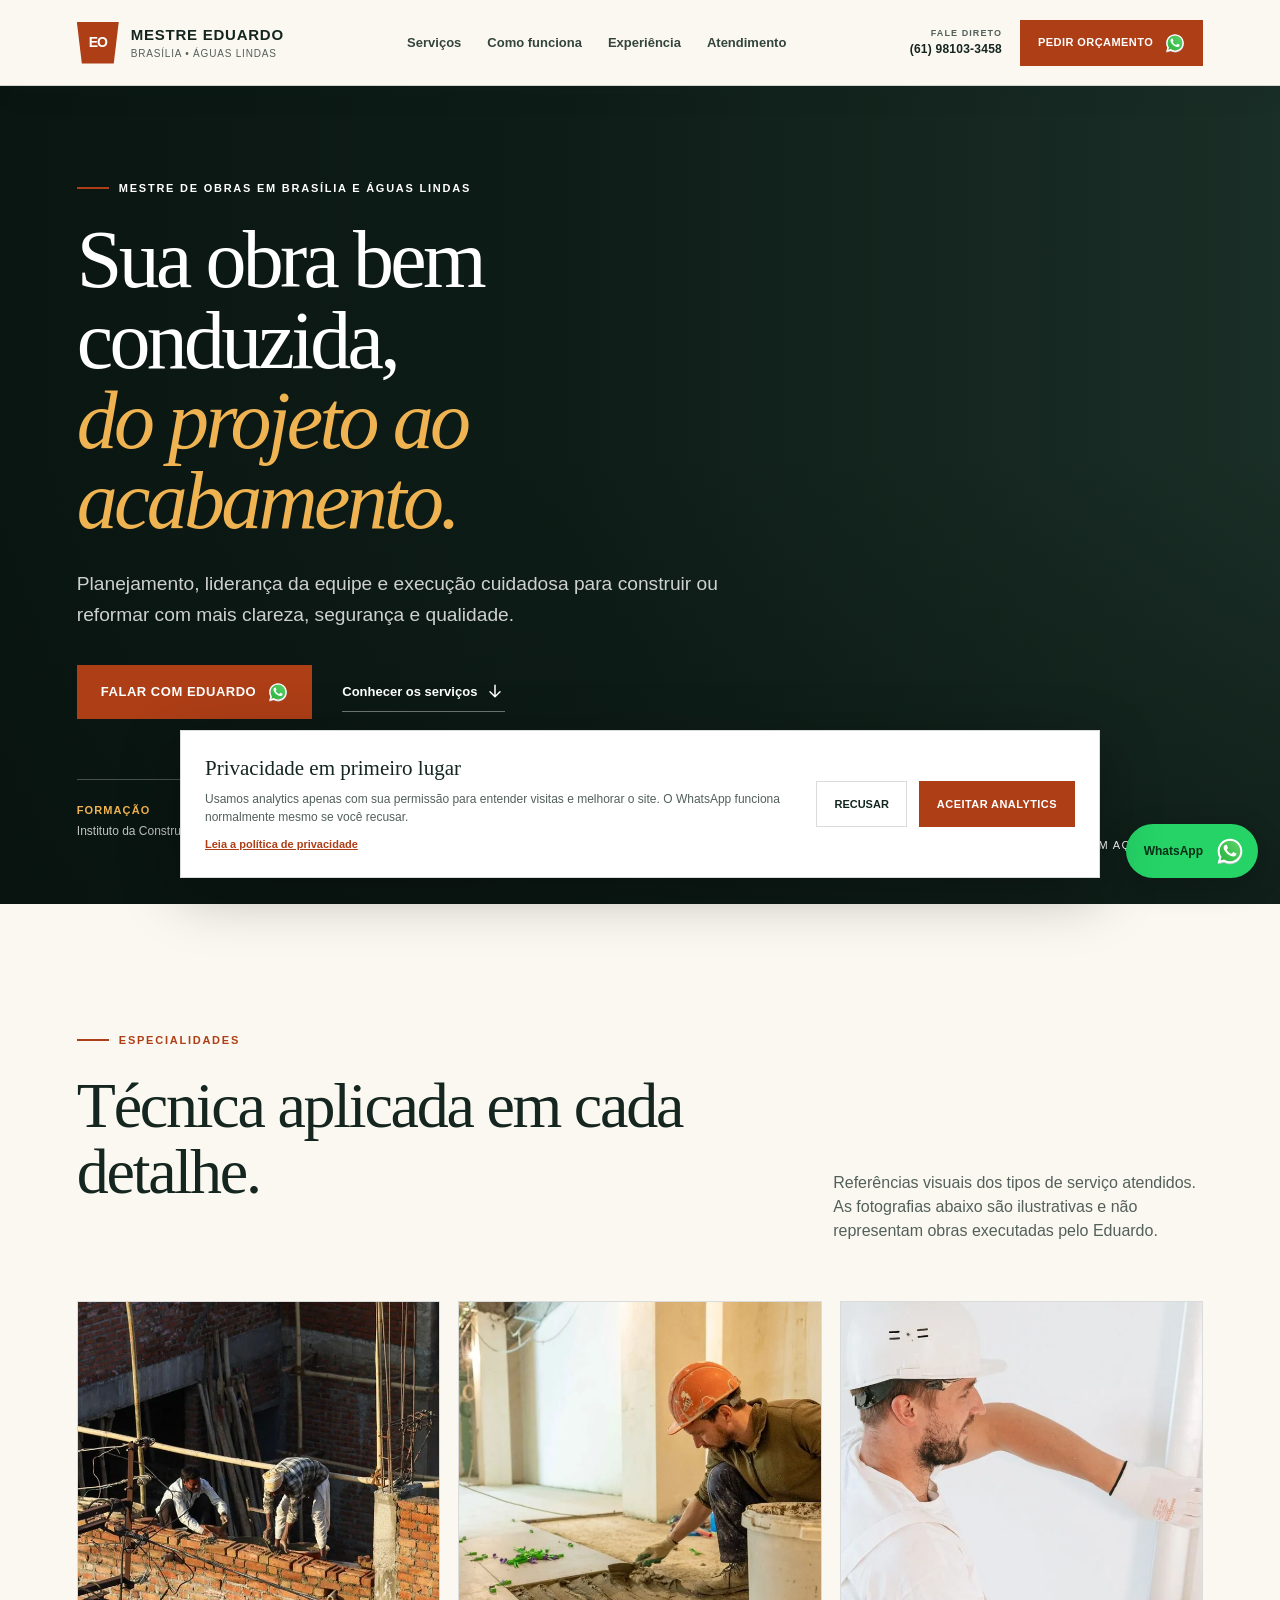
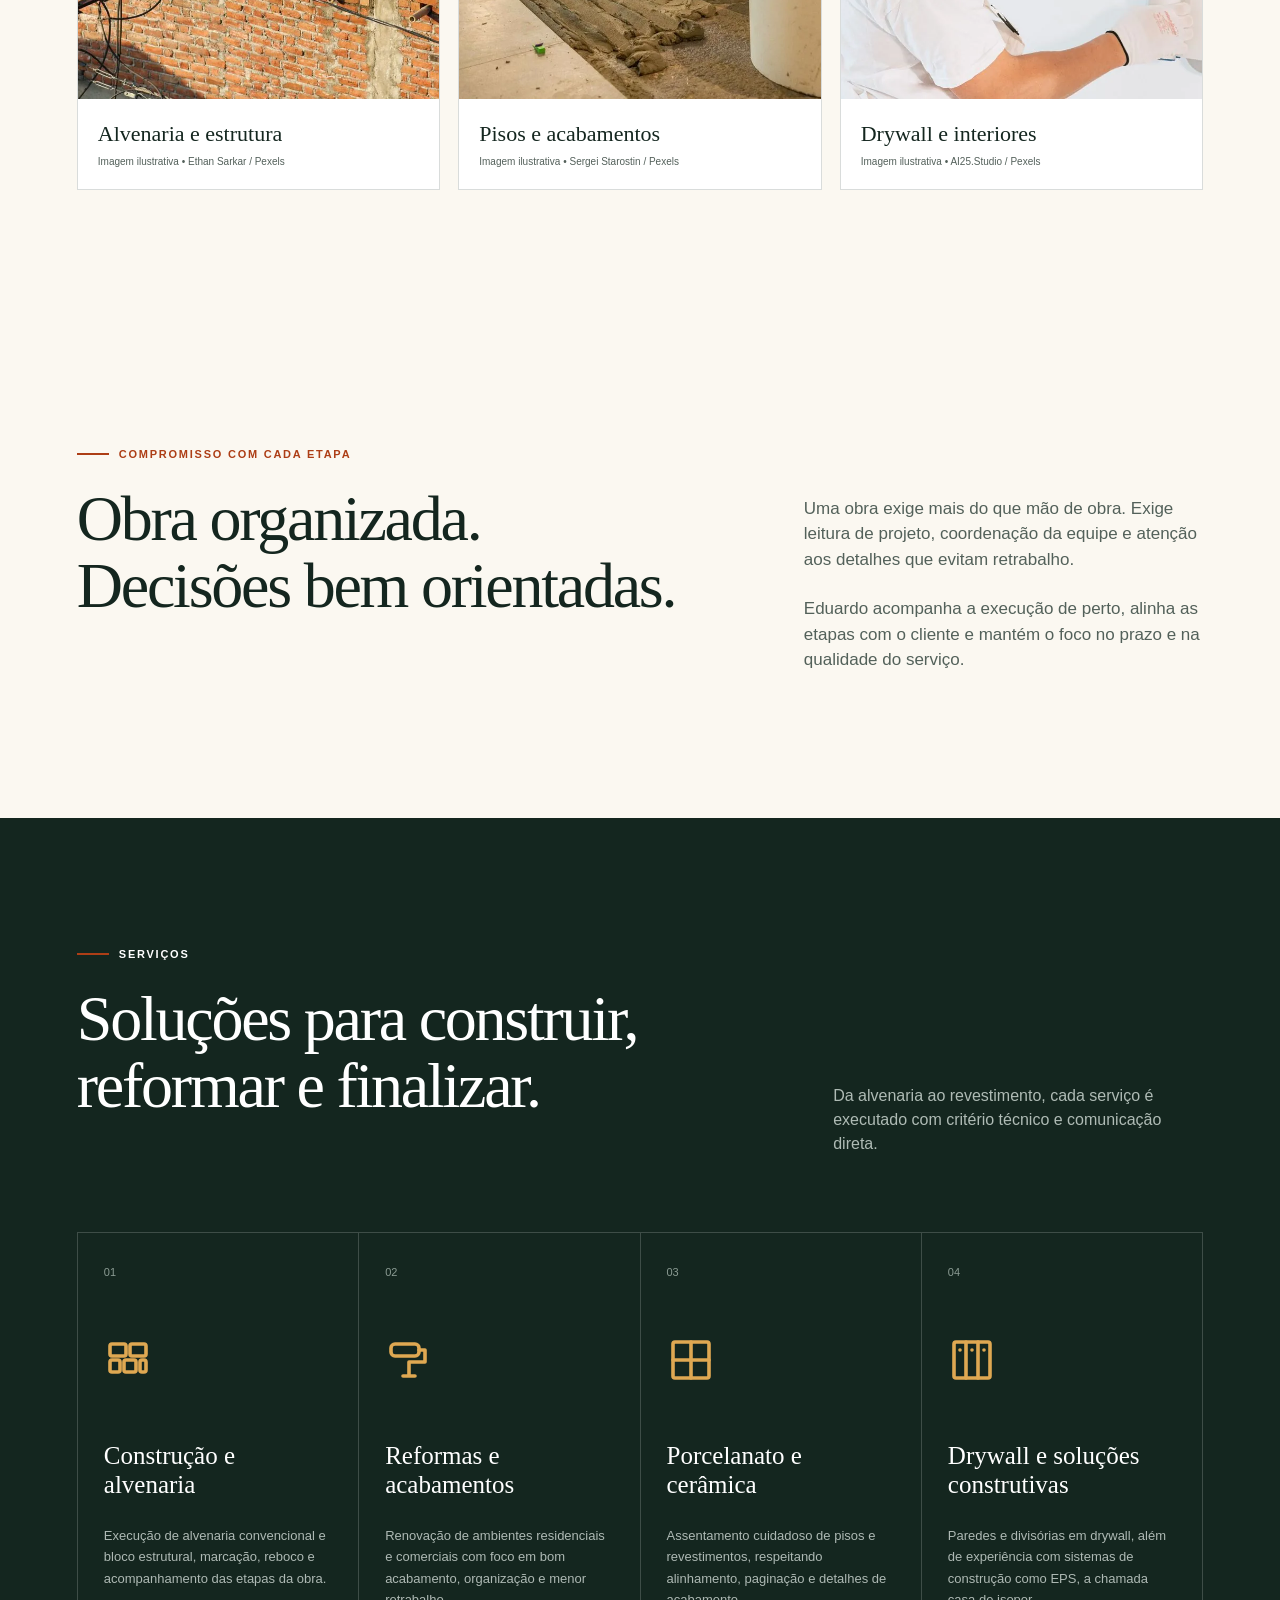
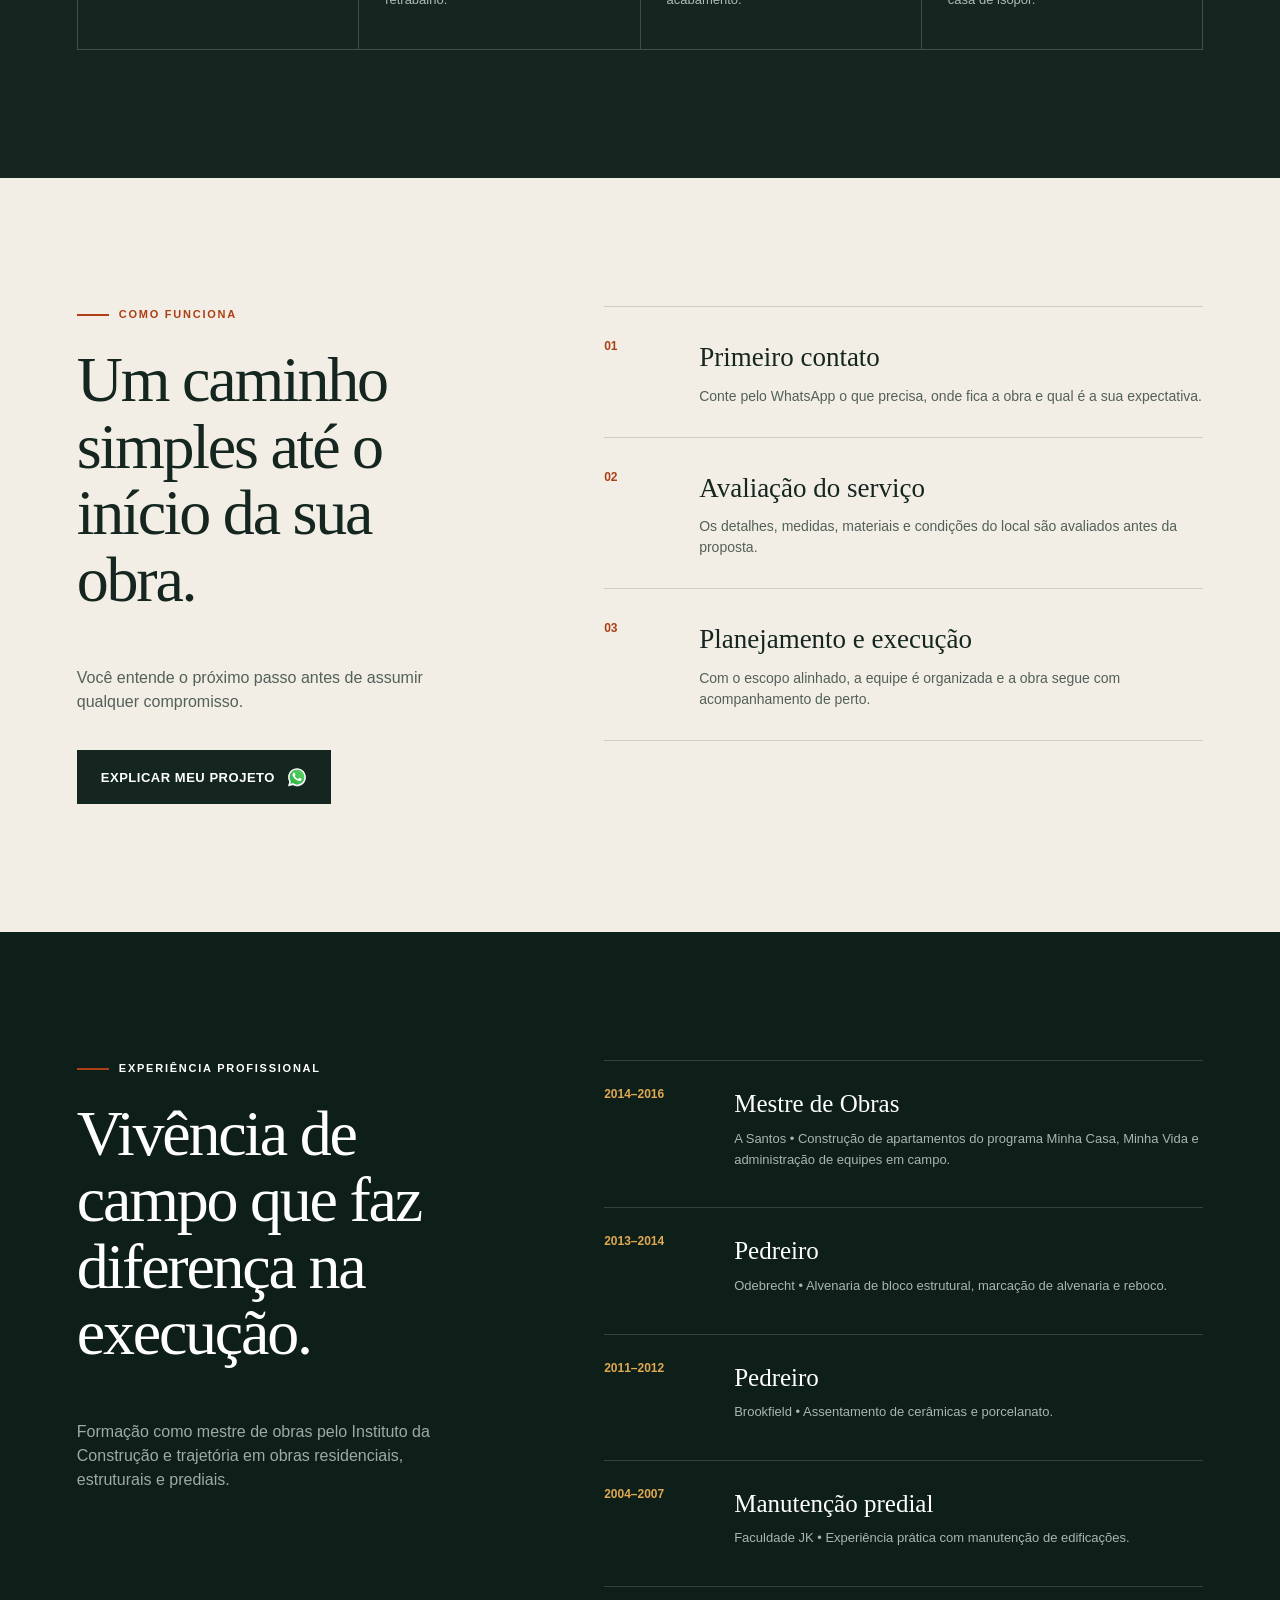
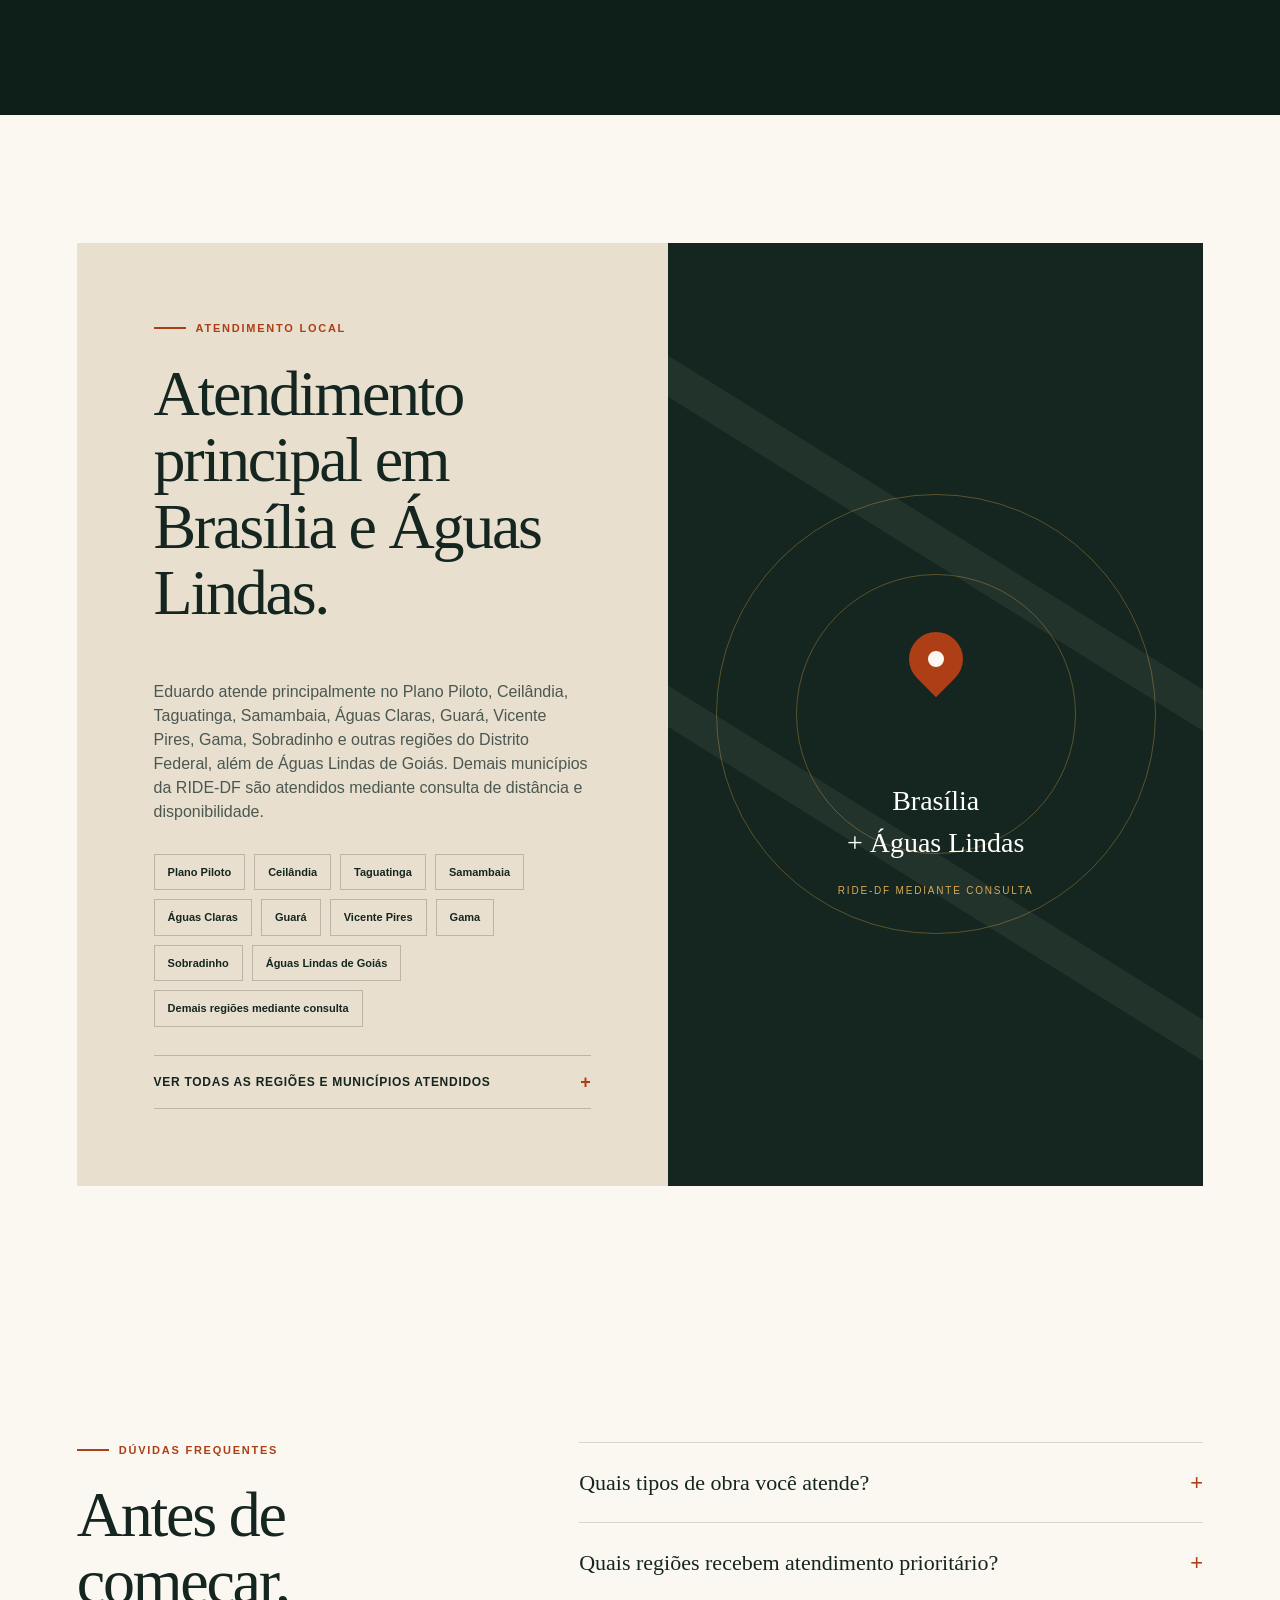
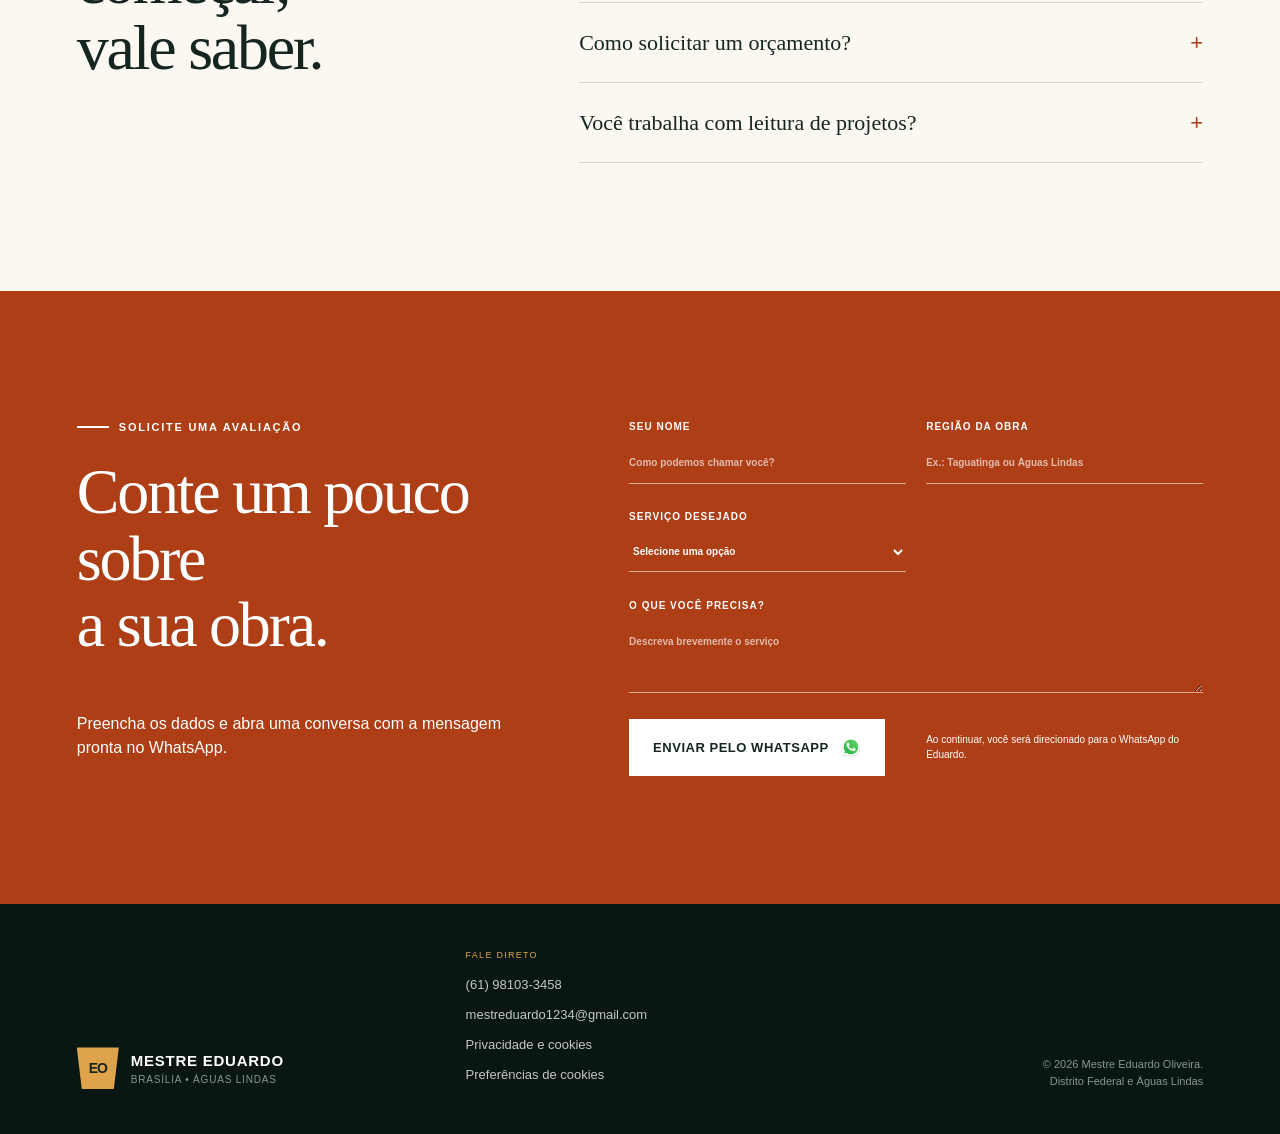
<file: index.html>
<!doctype html>
<html lang="pt-BR">
  <head>
    <meta charset="UTF-8" />
    <meta name="viewport" content="width=device-width, initial-scale=1.0" />
    <title>Mestre de Obras em Brasília e Águas Lindas | Eduardo Oliveira</title>
    <meta name="description" content="Mestre de obras nas principais regiões de Brasília e em Águas Lindas de Goiás para construções, reformas, acabamentos, drywall e porcelanato." />
    <meta name="robots" content="index, follow" />
    <meta name="theme-color" content="#14261f" />
    <link rel="canonical" href="https://dugelo.github.io/mestre-eduardo/" />
    <meta property="og:type" content="website" />
    <meta property="og:locale" content="pt_BR" />
    <meta property="og:title" content="Mestre de Obras em Brasília e Águas Lindas | Eduardo Oliveira" />
    <meta property="og:description" content="Planejamento, execução e acabamento com atendimento prioritário nas regiões mais procuradas de Brasília e em Águas Lindas." />
    <meta property="og:url" content="https://dugelo.github.io/mestre-eduardo/" />
    <meta property="og:image" content="https://dugelo.github.io/mestre-eduardo/assets/alvenaria.webp" />
    <meta property="og:image:width" content="1126" />
    <meta property="og:image:height" content="750" />
    <meta property="og:image:alt" content="Referência ilustrativa de serviço de alvenaria" />
    <link rel="icon" href="assets/favicon.svg" type="image/svg+xml" />
    <link rel="stylesheet" href="styles.css" />
    <script type="application/ld+json">
      {
        "@context": "https://schema.org",
        "@type": "HomeAndConstructionBusiness",
        "name": "Mestre Eduardo Oliveira",
        "url": "https://dugelo.github.io/mestre-eduardo/",
        "image": "https://dugelo.github.io/mestre-eduardo/assets/alvenaria.webp",
        "description": "Serviços de mestre de obras, construção, reforma e acabamento com atendimento prioritário em Brasília e Águas Lindas de Goiás.",
        "telephone": "+55 61 98103-3458",
        "email": "mestreduardo1234@gmail.com",
        "areaServed": [
          "Brasília", "Distrito Federal", "Água Quente", "Águas Claras", "Arapoanga", "Arniqueira",
          "Brazlândia", "Candangolândia", "Ceilândia", "Cruzeiro", "Fercal", "Gama", "Guará", "Itapoã",
          "Jardim Botânico", "Lago Norte", "Lago Sul", "Núcleo Bandeirante", "Paranoá", "Park Way",
          "Planaltina", "Plano Piloto", "Recanto das Emas", "Riacho Fundo", "Riacho Fundo II", "Samambaia",
          "Santa Maria", "São Sebastião", "SCIA", "SIA", "Sobradinho", "Sobradinho II",
          "Sol Nascente/Pôr do Sol", "Sudoeste/Octogonal", "Taguatinga", "Varjão", "Vicente Pires",
          "Abadiânia", "Água Fria de Goiás", "Águas Lindas de Goiás", "Alexânia",
          "Alto Paraíso de Goiás", "Alvorada do Norte", "Barro Alto", "Cabeceiras", "Cavalcante",
          "Cidade Ocidental", "Cocalzinho de Goiás", "Corumbá de Goiás", "Cristalina", "Flores de Goiás",
          "Formosa", "Goianésia", "Luziânia", "Mimoso de Goiás", "Niquelândia", "Novo Gama",
          "Padre Bernardo", "Pirenópolis", "Planaltina", "Santo Antônio do Descoberto",
          "São João d'Aliança", "Simolândia", "Valparaíso de Goiás", "Vila Boa", "Vila Propício",
          "Arinos", "Buritis", "Cabeceira Grande", "Unaí"
        ]
      }
    </script>
  </head>
  <body data-ga-id="G-WVDS85J85B">
    <svg class="icon-sprite" aria-hidden="true">
      <symbol id="icon-arrow-up-right" viewBox="0 0 24 24"><path d="M7 17 17 7M8 7h9v9" /></symbol>
      <symbol id="icon-arrow-down" viewBox="0 0 24 24"><path d="M12 5v14M6 13l6 6 6-6" /></symbol>
      <symbol id="icon-pause" viewBox="0 0 24 24"><path d="M9 5v14M15 5v14" /></symbol>
      <symbol id="icon-play" viewBox="0 0 24 24"><path d="m8 5 11 7-11 7Z" /></symbol>
      <symbol id="icon-bricks" viewBox="0 0 24 24"><rect x="3" y="4" width="8" height="6" rx="1" /><rect x="13" y="4" width="8" height="6" rx="1" /><rect x="3" y="12" width="5" height="6" rx="1" /><rect x="10" y="12" width="6" height="6" rx="1" /><rect x="18" y="12" width="3" height="6" rx="1" /></symbol>
      <symbol id="icon-roller" viewBox="0 0 24 24"><rect x="3" y="4" width="14" height="6" rx="2" /><path d="M17 7h3v6h-8v7M9 20h6" /></symbol>
      <symbol id="icon-tiles" viewBox="0 0 24 24"><rect x="3" y="3" width="18" height="18" rx="1" /><path d="M12 3v18M3 12h18" /></symbol>
      <symbol id="icon-panels" viewBox="0 0 24 24"><rect x="3" y="3" width="18" height="18" rx="1" /><path d="M9 3v18M15 3v18M6 7h0M12 7h0M18 7h0" /></symbol>
    </svg>
    <a class="skip-link" href="#conteudo">Ir para o conteúdo</a>
    <header class="site-header">
      <a class="brand" href="#inicio">
        <span class="brand-mark" aria-hidden="true">EO</span>
        <span><strong>Mestre Eduardo</strong><small>Brasília • Águas Lindas</small></span>
      </a>
      <nav aria-label="Navegação principal">
        <a href="#servicos">Serviços</a>
        <a href="#processo">Como funciona</a>
        <a href="#experiencia">Experiência</a>
        <a href="#atendimento">Atendimento</a>
      </nav>
      <div class="header-actions">
        <a class="header-phone" href="tel:+5561981033458"><span>Fale direto</span><strong>(61) 98103-3458</strong></a>
        <a class="button button-small" data-whatsapp data-cta-location="header" href="https://wa.me/5561981033458?text=Ol%C3%A1%2C%20Eduardo!%20Gostaria%20de%20conversar%20sobre%20uma%20obra." target="_blank" rel="noopener" aria-label="Pedir orçamento pelo WhatsApp"><span class="header-cta-label">Pedir orçamento</span><img class="whatsapp-icon" src="assets/whatsapp.svg" width="20" height="20" alt="" /></a>
      </div>
    </header>

    <main id="conteudo">
      <section class="hero" id="inicio">
        <video class="hero-video" autoplay muted loop playsinline preload="metadata" aria-label="Animação do Mestre Eduardo trabalhando em uma obra">
          <source src="assets/obra-eduardo.mp4" type="video/mp4" />
        </video>
        <div class="hero-shade"></div>
        <div class="hero-content">
          <p class="eyebrow"><span></span> Mestre de obras em Brasília e Águas Lindas</p>
          <h1>Sua obra bem conduzida,<br /><em>do projeto ao acabamento.</em></h1>
          <p class="hero-copy">Planejamento, liderança da equipe e execução cuidadosa para construir ou reformar com mais clareza, segurança e qualidade.</p>
          <div class="hero-actions">
            <a class="button" data-whatsapp data-cta-location="hero" href="https://wa.me/5561981033458?text=Ol%C3%A1%2C%20Eduardo!%20Vim%20pelo%20site%20e%20gostaria%20de%20solicitar%20uma%20avalia%C3%A7%C3%A3o." target="_blank" rel="noopener">Falar com Eduardo <img class="whatsapp-icon" src="assets/whatsapp.svg" width="20" height="20" alt="" /></a>
            <a class="text-link" href="#servicos">Conhecer os serviços <svg class="icon button-icon" aria-hidden="true"><use href="#icon-arrow-down"></use></svg></a>
          </div>
          <div class="hero-proof" aria-label="Diferenciais profissionais">
            <div><strong>Formação</strong><span>Instituto da Construção</span></div>
            <div><strong>Experiência</strong><span>Obras residenciais e prediais</span></div>
            <div><strong>Atendimento principal</strong><span>Brasília e Águas Lindas</span></div>
          </div>
        </div>
        <div class="hero-note"><span>Eduardo em ação</span><button type="button" id="video-toggle" aria-label="Pausar animação"><svg class="icon" aria-hidden="true"><use href="#icon-pause"></use></svg></button></div>
      </section>

      <section class="visual-services section-pad" aria-labelledby="visual-title">
        <div class="section-heading visual-heading">
          <div><p class="eyebrow dark"><span></span> Especialidades</p><h2 id="visual-title">Técnica aplicada em cada detalhe.</h2></div>
          <p>Referências visuais dos tipos de serviço atendidos. As fotografias abaixo são ilustrativas e não representam obras executadas pelo Eduardo.</p>
        </div>
        <div class="visual-grid">
          <figure>
            <img src="assets/alvenaria.webp" width="1126" height="750" loading="lazy" decoding="async" alt="Trabalhadores executando alvenaria em uma construção" />
            <figcaption><strong>Alvenaria e estrutura</strong><span>Imagem ilustrativa • Ethan Sarkar / Pexels</span></figcaption>
          </figure>
          <figure>
            <img src="assets/porcelanato.webp" width="1125" height="750" loading="lazy" decoding="async" alt="Profissional realizando assentamento e nivelamento de piso" />
            <figcaption><strong>Pisos e acabamentos</strong><span>Imagem ilustrativa • Sergei Starostin / Pexels</span></figcaption>
          </figure>
          <figure>
            <img src="assets/drywall.webp" width="1125" height="750" loading="lazy" decoding="async" alt="Profissional instalando uma placa de drywall em ambiente interno" />
            <figcaption><strong>Drywall e interiores</strong><span>Imagem ilustrativa • AI25.Studio / Pexels</span></figcaption>
          </figure>
        </div>
      </section>

      <section class="intro section-pad">
        <div>
          <p class="eyebrow dark"><span></span> Compromisso com cada etapa</p>
          <h2>Obra organizada.<br />Decisões bem orientadas.</h2>
        </div>
        <div class="intro-copy">
          <p>Uma obra exige mais do que mão de obra. Exige leitura de projeto, coordenação da equipe e atenção aos detalhes que evitam retrabalho.</p>
          <p>Eduardo acompanha a execução de perto, alinha as etapas com o cliente e mantém o foco no prazo e na qualidade do serviço.</p>
        </div>
      </section>

      <section class="services section-pad" id="servicos">
        <div class="section-heading">
          <div><p class="eyebrow"><span></span> Serviços</p><h2>Soluções para construir,<br />reformar e finalizar.</h2></div>
          <p>Da alvenaria ao revestimento, cada serviço é executado com critério técnico e comunicação direta.</p>
        </div>
        <div class="service-grid">
          <article><span class="service-number">01</span><div class="service-icon" aria-hidden="true"><svg class="icon"><use href="#icon-bricks"></use></svg></div><h3>Construção e alvenaria</h3><p>Execução de alvenaria convencional e bloco estrutural, marcação, reboco e acompanhamento das etapas da obra.</p></article>
          <article><span class="service-number">02</span><div class="service-icon" aria-hidden="true"><svg class="icon"><use href="#icon-roller"></use></svg></div><h3>Reformas e acabamentos</h3><p>Renovação de ambientes residenciais e comerciais com foco em bom acabamento, organização e menor retrabalho.</p></article>
          <article><span class="service-number">03</span><div class="service-icon" aria-hidden="true"><svg class="icon"><use href="#icon-tiles"></use></svg></div><h3>Porcelanato e cerâmica</h3><p>Assentamento cuidadoso de pisos e revestimentos, respeitando alinhamento, paginação e detalhes de acabamento.</p></article>
          <article><span class="service-number">04</span><div class="service-icon" aria-hidden="true"><svg class="icon"><use href="#icon-panels"></use></svg></div><h3>Drywall e soluções construtivas</h3><p>Paredes e divisórias em drywall, além de experiência com sistemas de construção como EPS, a chamada casa de isopor.</p></article>
        </div>
      </section>

      <section class="method section-pad" id="processo">
        <div class="method-copy">
          <p class="eyebrow dark"><span></span> Como funciona</p>
          <h2>Um caminho simples até o início da sua obra.</h2>
          <p>Você entende o próximo passo antes de assumir qualquer compromisso.</p>
          <a class="button button-dark" data-whatsapp data-cta-location="process" href="https://wa.me/5561981033458?text=Ol%C3%A1%2C%20Eduardo!%20Quero%20explicar%20o%20meu%20projeto%20e%20entender%20os%20pr%C3%B3ximos%20passos." target="_blank" rel="noopener">Explicar meu projeto <img class="whatsapp-icon" src="assets/whatsapp.svg" width="20" height="20" loading="lazy" alt="" /></a>
        </div>
        <ol class="steps">
          <li><span>01</span><div><h3>Primeiro contato</h3><p>Conte pelo WhatsApp o que precisa, onde fica a obra e qual é a sua expectativa.</p></div></li>
          <li><span>02</span><div><h3>Avaliação do serviço</h3><p>Os detalhes, medidas, materiais e condições do local são avaliados antes da proposta.</p></div></li>
          <li><span>03</span><div><h3>Planejamento e execução</h3><p>Com o escopo alinhado, a equipe é organizada e a obra segue com acompanhamento de perto.</p></div></li>
        </ol>
      </section>

      <section class="experience section-pad" id="experiencia">
        <div class="experience-title">
          <p class="eyebrow"><span></span> Experiência profissional</p>
          <h2>Vivência de campo que faz diferença na execução.</h2>
          <p>Formação como mestre de obras pelo Instituto da Construção e trajetória em obras residenciais, estruturais e prediais.</p>
        </div>
        <div class="timeline">
          <article><span class="year">2014–2016</span><div><h3>Mestre de Obras</h3><p>A Santos • Construção de apartamentos do programa Minha Casa, Minha Vida e administração de equipes em campo.</p></div></article>
          <article><span class="year">2013–2014</span><div><h3>Pedreiro</h3><p>Odebrecht • Alvenaria de bloco estrutural, marcação de alvenaria e reboco.</p></div></article>
          <article><span class="year">2011–2012</span><div><h3>Pedreiro</h3><p>Brookfield • Assentamento de cerâmicas e porcelanato.</p></div></article>
          <article><span class="year">2004–2007</span><div><h3>Manutenção predial</h3><p>Faculdade JK • Experiência prática com manutenção de edificações.</p></div></article>
        </div>
      </section>

      <section class="coverage section-pad" id="atendimento">
        <div class="coverage-card">
          <div class="coverage-copy">
            <p class="eyebrow dark"><span></span> Atendimento local</p>
            <h2>Atendimento principal em Brasília e Águas Lindas.</h2>
            <p>Eduardo atende principalmente no Plano Piloto, Ceilândia, Taguatinga, Samambaia, Águas Claras, Guará, Vicente Pires, Gama, Sobradinho e outras regiões do Distrito Federal, além de Águas Lindas de Goiás. Demais municípios da RIDE-DF são atendidos mediante consulta de distância e disponibilidade.</p>
            <div class="location-tags" aria-label="Regiões atendidas">
              <span>Plano Piloto</span><span>Ceilândia</span><span>Taguatinga</span><span>Samambaia</span><span>Águas Claras</span><span>Guará</span><span>Vicente Pires</span><span>Gama</span><span>Sobradinho</span><span>Águas Lindas de Goiás</span><span>Demais regiões mediante consulta</span>
            </div>
            <details class="coverage-details">
              <summary>Ver todas as regiões e municípios atendidos <span aria-hidden="true">+</span></summary>
              <div class="coverage-groups">
                <div><strong>Brasília e Distrito Federal — 35 regiões administrativas</strong><p>Água Quente, Águas Claras, Arapoanga, Arniqueira, Brazlândia, Candangolândia, Ceilândia, Cruzeiro, Fercal, Gama, Guará, Itapoã, Jardim Botânico, Lago Norte, Lago Sul, Núcleo Bandeirante, Paranoá, Park Way, Planaltina, Plano Piloto, Recanto das Emas, Riacho Fundo, Riacho Fundo II, Samambaia, Santa Maria, São Sebastião, SCIA/Estrutural, SIA, Sobradinho, Sobradinho II, Sol Nascente/Pôr do Sol, Sudoeste/Octogonal, Taguatinga, Varjão e Vicente Pires.</p></div>
                <div><strong>Goiás</strong><p>Abadiânia, Água Fria de Goiás, Águas Lindas de Goiás, Alexânia, Alto Paraíso de Goiás, Alvorada do Norte, Barro Alto, Cabeceiras, Cavalcante, Cidade Ocidental, Cocalzinho de Goiás, Corumbá de Goiás, Cristalina, Flores de Goiás, Formosa, Goianésia, Luziânia, Mimoso de Goiás, Niquelândia, Novo Gama, Padre Bernardo, Pirenópolis, Planaltina, Santo Antônio do Descoberto, São João d'Aliança, Simolândia, Valparaíso de Goiás, Vila Boa e Vila Propício.</p></div>
                <div><strong>Minas Gerais</strong><p>Arinos, Buritis, Cabeceira Grande e Unaí.</p></div>
              </div>
            </details>
          </div>
          <div class="map-art" aria-hidden="true"><div class="map-ring ring-a"></div><div class="map-ring ring-b"></div><div class="map-pin"><span></span></div><p>Brasília<br />+ Águas Lindas<br /><small>RIDE-DF mediante consulta</small></p></div>
        </div>
      </section>

      <section class="faq section-pad">
        <div><p class="eyebrow dark"><span></span> Dúvidas frequentes</p><h2>Antes de começar,<br />vale saber.</h2></div>
        <div class="accordion">
          <details><summary>Quais tipos de obra você atende?<span>+</span></summary><p>Construções, reformas, alvenaria estrutural, acabamentos, drywall, porcelanato e serviços relacionados. O escopo é confirmado após entender o projeto.</p></details>
          <details><summary>Quais regiões recebem atendimento prioritário?<span>+</span></summary><p>Plano Piloto, Ceilândia, Taguatinga, Samambaia, Águas Claras, Guará, Vicente Pires, Gama e Sobradinho estão entre as regiões mais recorrentes, além de Águas Lindas de Goiás. As demais regiões do DF e localidades da RIDE-DF são avaliadas mediante consulta.</p></details>
          <details><summary>Como solicitar um orçamento?<span>+</span></summary><p>Envie uma mensagem com o tipo de serviço, local da obra e, se possível, fotos ou projeto. Assim a avaliação inicial fica mais objetiva.</p></details>
          <details><summary>Você trabalha com leitura de projetos?<span>+</span></summary><p>Sim. Leitura e interpretação de projetos fazem parte da formação e da experiência profissional do Eduardo.</p></details>
        </div>
      </section>

      <section class="contact section-pad" id="orcamento">
        <div class="contact-heading"><p class="eyebrow"><span></span> Solicite uma avaliação</p><h2>Conte um pouco sobre<br />a sua obra.</h2><p>Preencha os dados e abra uma conversa com a mensagem pronta no WhatsApp.</p></div>
        <form id="lead-form">
          <label>Seu nome<input type="text" name="nome" autocomplete="name" placeholder="Como podemos chamar você?" required /></label>
          <label>Região da obra<input type="text" name="regiao" placeholder="Ex.: Taguatinga ou Águas Lindas" required /></label>
          <label>Serviço desejado<select name="servico" required><option value="">Selecione uma opção</option><option>Construção</option><option>Reforma</option><option>Alvenaria</option><option>Acabamento</option><option>Porcelanato ou cerâmica</option><option>Drywall</option><option>Outro serviço</option></select></label>
          <label>O que você precisa?<textarea name="mensagem" rows="3" placeholder="Descreva brevemente o serviço"></textarea></label>
          <button class="button button-light" type="submit">Enviar pelo WhatsApp <img class="whatsapp-icon" src="assets/whatsapp.svg" width="20" height="20" loading="lazy" alt="" /></button>
          <small>Ao continuar, você será direcionado para o WhatsApp do Eduardo.</small>
        </form>
      </section>
    </main>

    <footer>
      <div class="brand footer-brand"><span class="brand-mark">EO</span><span><strong>Mestre Eduardo</strong><small>Brasília • Águas Lindas</small></span></div>
      <div><small>FALE DIRETO</small><a href="tel:+5561981033458">(61) 98103-3458</a><a href="mailto:mestreduardo1234@gmail.com">mestreduardo1234@gmail.com</a><a href="privacidade.html">Privacidade e cookies</a><button class="privacy-settings" type="button">Preferências de cookies</button></div>
      <p>© <span id="year"></span> Mestre Eduardo Oliveira.<br />Distrito Federal e Águas Lindas</p>
    </footer>

    <a class="whatsapp-float" data-whatsapp data-cta-location="floating" href="https://wa.me/5561981033458?text=Ol%C3%A1%2C%20Eduardo!%20Vim%20pelo%20site." target="_blank" rel="noopener" aria-label="Conversar pelo WhatsApp"><span>WhatsApp</span><img src="assets/whatsapp.svg" width="28" height="28" alt="" /></a>
    <aside class="cookie-banner" role="dialog" aria-labelledby="cookie-title" aria-describedby="cookie-description" hidden>
      <div><strong id="cookie-title">Privacidade em primeiro lugar</strong><p id="cookie-description">Usamos analytics apenas com sua permissão para entender visitas e melhorar o site. O WhatsApp funciona normalmente mesmo se você recusar.</p><a href="privacidade.html">Leia a política de privacidade</a></div>
      <div class="cookie-actions"><button class="cookie-reject" type="button">Recusar</button><button class="button cookie-accept" type="button">Aceitar analytics</button></div>
    </aside>
    <script src="script.js"></script>
  </body>
</html>
</file>
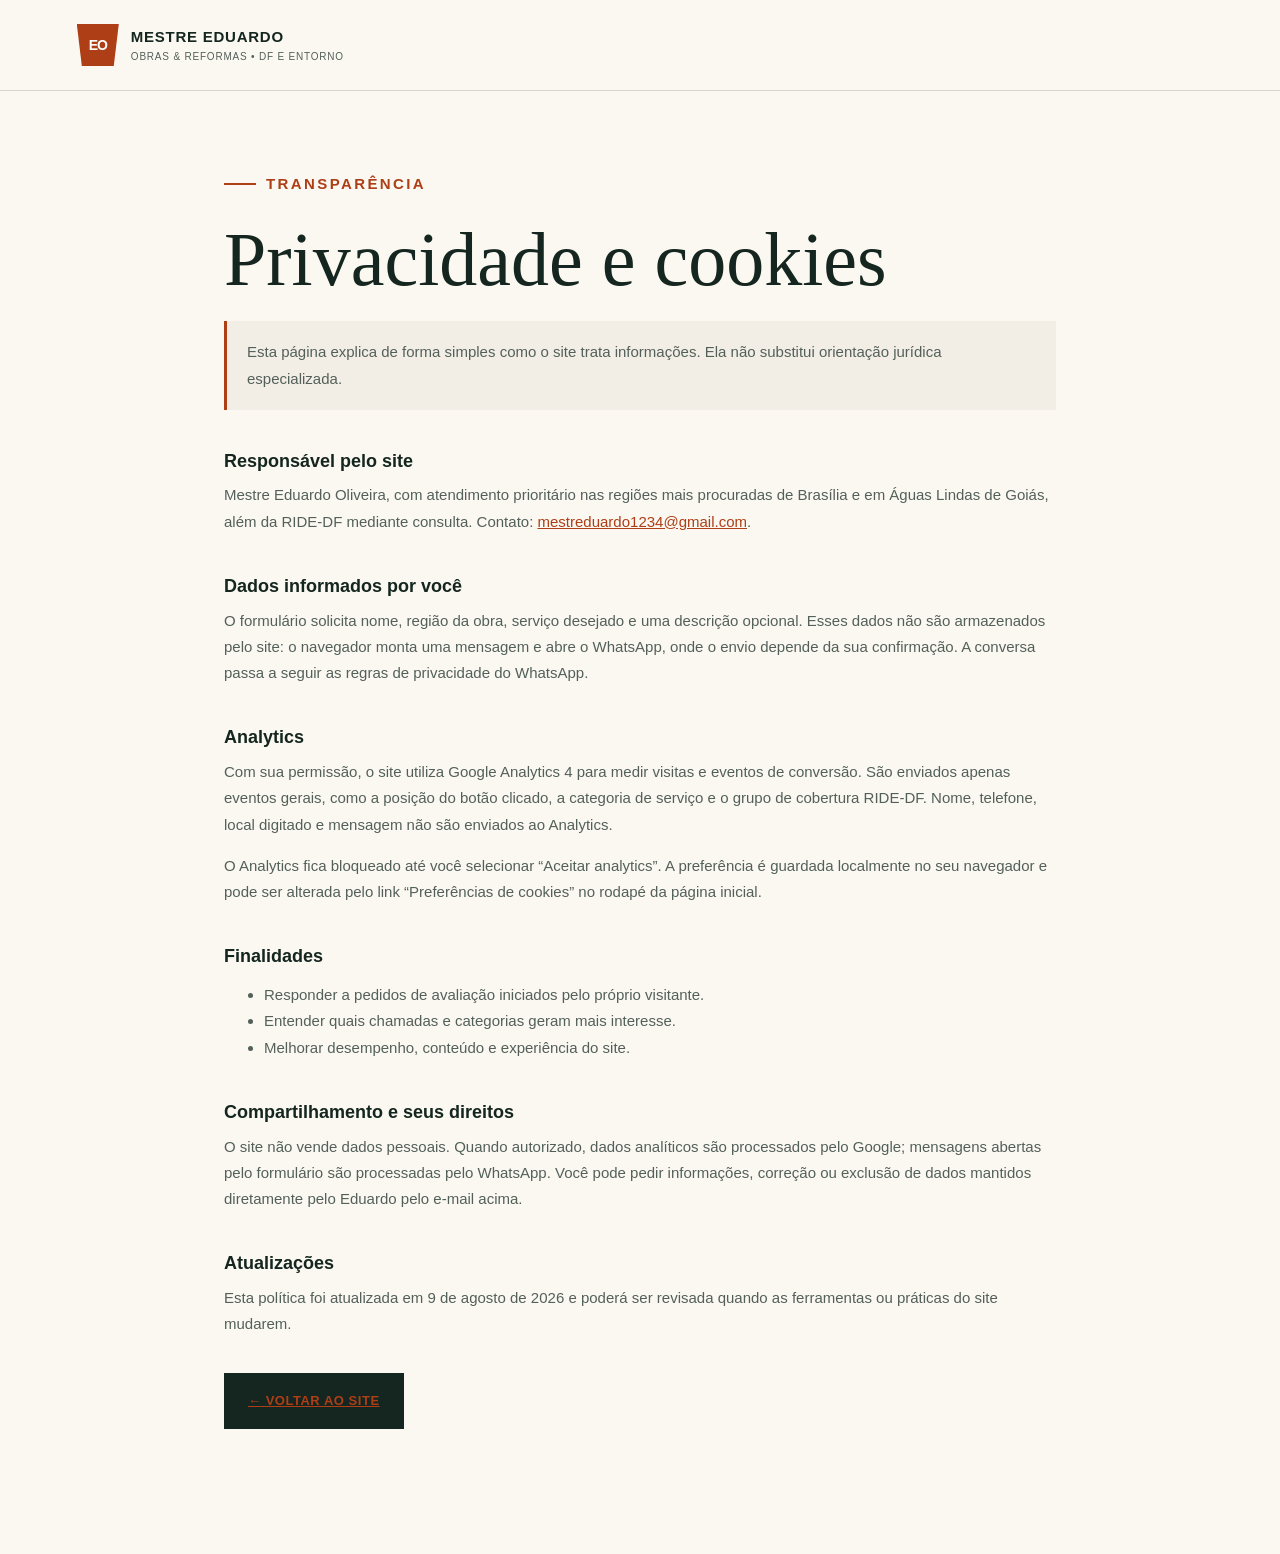
<file: privacidade.html>
<!doctype html>
<html lang="pt-BR">
  <head>
    <meta charset="UTF-8" />
    <meta name="viewport" content="width=device-width, initial-scale=1.0" />
    <title>Privacidade e Cookies | Mestre Eduardo</title>
    <meta name="description" content="Política de privacidade e cookies do site Mestre Eduardo." />
    <meta name="robots" content="index, follow" />
    <meta name="theme-color" content="#14261f" />
    <link rel="canonical" href="https://dugelo.github.io/mestre-eduardo/privacidade.html" />
    <link rel="icon" href="assets/favicon.svg" type="image/svg+xml" />
    <link rel="stylesheet" href="styles.css" />
    <style>
      .legal-header{padding:24px var(--pad);border-bottom:1px solid var(--line)}
      .legal{max-width:880px;margin:0 auto;padding:80px 24px 110px}
      .legal h1{font-family:Georgia,'Times New Roman',serif;font-size:clamp(44px,7vw,76px);font-weight:400;line-height:1;margin-bottom:24px}
      .legal h2{font-family:Arial,Helvetica,sans-serif;font-size:18px;font-weight:800;letter-spacing:0;margin:42px 0 12px}
      .legal p,.legal li{color:var(--muted);font-size:15px;line-height:1.75}
      .legal a{color:var(--orange);text-decoration:underline}
      .legal-note{padding:18px 20px;border-left:3px solid var(--orange);background:var(--sand)}
    </style>
  </head>
  <body>
    <header class="legal-header"><a class="brand" href="index.html"><span class="brand-mark" aria-hidden="true">EO</span><span><strong>Mestre Eduardo</strong><small>Obras &amp; Reformas • DF e Entorno</small></span></a></header>
    <main class="legal">
      <p class="eyebrow dark"><span></span> Transparência</p>
      <h1>Privacidade e cookies</h1>
      <p class="legal-note">Esta página explica de forma simples como o site trata informações. Ela não substitui orientação jurídica especializada.</p>

      <h2>Responsável pelo site</h2>
      <p>Mestre Eduardo Oliveira, com atendimento prioritário nas regiões mais procuradas de Brasília e em Águas Lindas de Goiás, além da RIDE-DF mediante consulta. Contato: <a href="mailto:mestreduardo1234@gmail.com">mestreduardo1234@gmail.com</a>.</p>

      <h2>Dados informados por você</h2>
      <p>O formulário solicita nome, região da obra, serviço desejado e uma descrição opcional. Esses dados não são armazenados pelo site: o navegador monta uma mensagem e abre o WhatsApp, onde o envio depende da sua confirmação. A conversa passa a seguir as regras de privacidade do WhatsApp.</p>

      <h2>Analytics</h2>
      <p>Com sua permissão, o site utiliza Google Analytics 4 para medir visitas e eventos de conversão. São enviados apenas eventos gerais, como a posição do botão clicado, a categoria de serviço e o grupo de cobertura RIDE-DF. Nome, telefone, local digitado e mensagem não são enviados ao Analytics.</p>
      <p>O Analytics fica bloqueado até você selecionar “Aceitar analytics”. A preferência é guardada localmente no seu navegador e pode ser alterada pelo link “Preferências de cookies” no rodapé da página inicial.</p>

      <h2>Finalidades</h2>
      <ul><li>Responder a pedidos de avaliação iniciados pelo próprio visitante.</li><li>Entender quais chamadas e categorias geram mais interesse.</li><li>Melhorar desempenho, conteúdo e experiência do site.</li></ul>

      <h2>Compartilhamento e seus direitos</h2>
      <p>O site não vende dados pessoais. Quando autorizado, dados analíticos são processados pelo Google; mensagens abertas pelo formulário são processadas pelo WhatsApp. Você pode pedir informações, correção ou exclusão de dados mantidos diretamente pelo Eduardo pelo e-mail acima.</p>

      <h2>Atualizações</h2>
      <p>Esta política foi atualizada em 9 de agosto de 2026 e poderá ser revisada quando as ferramentas ou práticas do site mudarem.</p>

      <p><a class="button button-dark" href="index.html">← Voltar ao site</a></p>
    </main>
  </body>
</html>
</file>
<file: styles.css>
:root{--ink:#14261f;--ink-2:#1d352b;--sand:#f2eee5;--cream:#fbf8f1;--orange:#d95f2b;--gold:#dda44b;--muted:#68736d;--line:rgba(20,38,31,.16);--pad:clamp(24px,6vw,88px)}
*{box-sizing:border-box}html{scroll-behavior:smooth}body{margin:0;background:var(--cream);color:var(--ink);font-family:Arial,Helvetica,sans-serif;line-height:1.5}a{color:inherit;text-decoration:none}button,input,select,textarea{font:inherit}.skip-link{position:fixed;left:16px;top:-100px;background:white;padding:12px;z-index:99}.skip-link:focus{top:16px}.site-header{height:82px;padding:0 var(--pad);display:flex;align-items:center;justify-content:space-between;background:rgba(251,248,241,.96);position:relative;z-index:10;border-bottom:1px solid var(--line)}.brand{display:flex;align-items:center;gap:12px}.brand-mark{width:42px;height:42px;display:grid;place-items:center;background:var(--orange);color:white;font-weight:900;font-size:14px;letter-spacing:-1px;clip-path:polygon(0 0,100% 0,88% 100%,12% 100%)}.brand strong{display:block;font-size:15px;text-transform:uppercase;letter-spacing:.05em}.brand small{display:block;color:var(--muted);font-size:10px;letter-spacing:.08em;text-transform:uppercase}.site-header nav{display:flex;gap:30px;font-size:13px;font-weight:700}.site-header nav a:hover{color:var(--orange)}.button{display:inline-flex;align-items:center;justify-content:center;gap:12px;border:0;background:var(--orange);color:#fff;padding:17px 24px;font-weight:800;font-size:13px;text-transform:uppercase;letter-spacing:.04em;cursor:pointer;transition:.2s ease}.button:hover{background:#bc4719;transform:translateY(-2px)}.button-small{padding:12px 18px;font-size:11px}.hero{min-height:720px;height:calc(100vh - 82px);position:relative;overflow:hidden;background:#20382f;color:white;display:flex;align-items:center}.hero-video{position:absolute;inset:0;width:100%;height:100%;object-fit:cover;object-position:center}.hero-shade{position:absolute;inset:0;background:linear-gradient(90deg,rgba(8,19,15,.93) 0%,rgba(8,19,15,.74) 45%,rgba(8,19,15,.26) 100%),linear-gradient(0deg,rgba(8,19,15,.55),transparent 55%)}.hero-content{position:relative;z-index:1;width:min(860px,75%);padding:70px var(--pad) 40px}.eyebrow{margin:0 0 24px;text-transform:uppercase;letter-spacing:.16em;font-weight:800;font-size:11px;display:flex;align-items:center;gap:10px}.eyebrow span{display:inline-block;width:32px;height:2px;background:var(--orange)}.eyebrow.dark{color:var(--orange)}h1,h2,h3,p{margin-top:0}.hero h1{font-family:Georgia,'Times New Roman',serif;font-size:clamp(48px,6.4vw,92px);line-height:.98;letter-spacing:-.045em;font-weight:400;margin:0 0 28px}.hero h1 em{font-weight:400;color:#f0b351}.hero-copy{font-size:clamp(16px,1.5vw,20px);line-height:1.6;max-width:650px;color:rgba(255,255,255,.8)}.hero-actions{display:flex;align-items:center;gap:30px;margin-top:34px}.text-link{font-size:13px;font-weight:700;border-bottom:1px solid rgba(255,255,255,.4);padding:10px 0}.hero-proof{display:grid;grid-template-columns:repeat(3,1fr);border-top:1px solid rgba(255,255,255,.25);margin-top:60px;padding-top:22px;max-width:760px}.hero-proof div{padding-right:18px}.hero-proof strong,.hero-proof span{display:block}.hero-proof strong{font-size:11px;color:#f0b351;text-transform:uppercase;letter-spacing:.1em}.hero-proof span{font-size:12px;margin-top:4px;color:rgba(255,255,255,.74)}.hero-note{position:absolute;right:var(--pad);bottom:38px;z-index:2;display:flex;align-items:center;gap:12px;font-size:11px;text-transform:uppercase;letter-spacing:.12em}.hero-note button{width:42px;height:42px;border:1px solid rgba(255,255,255,.45);border-radius:50%;background:rgba(0,0,0,.15);color:white;cursor:pointer}.section-pad{padding:clamp(72px,10vw,140px) var(--pad)}h2{font-family:Georgia,'Times New Roman',serif;font-weight:400;font-size:clamp(39px,5vw,68px);line-height:1.04;letter-spacing:-.035em}.intro{display:grid;grid-template-columns:1.2fr .8fr;gap:10vw}.intro-copy{padding-top:50px;font-size:17px;color:#53615a}.intro-copy p+ p{margin-top:24px}.services{background:var(--ink);color:white}.section-heading{display:flex;justify-content:space-between;align-items:end;gap:10vw;margin-bottom:60px}.section-heading>p{max-width:370px;color:#afbbb5}.service-grid{display:grid;grid-template-columns:repeat(4,1fr);border-top:1px solid rgba(255,255,255,.18);border-left:1px solid rgba(255,255,255,.18)}.service-grid article{min-height:380px;padding:26px;position:relative;border-right:1px solid rgba(255,255,255,.18);border-bottom:1px solid rgba(255,255,255,.18);transition:.25s}.service-grid article:hover{background:var(--ink-2);transform:translateY(-4px)}.service-number{font-size:11px;color:#8b9b93}.service-icon{font-size:42px;color:#dfa852;margin:50px 0 55px}.service-grid h3{font-family:Georgia,'Times New Roman',serif;font-size:25px;font-weight:400;line-height:1.15}.service-grid p{font-size:13px;color:#aeb9b4;line-height:1.65}.method{display:grid;grid-template-columns:.8fr 1.2fr;gap:10vw;background:var(--sand)}.method-copy>p:not(.eyebrow){color:var(--muted);max-width:430px}.button-dark{background:var(--ink);margin-top:20px}.steps{margin:0;padding:0;list-style:none}.steps li{display:grid;grid-template-columns:75px 1fr;gap:20px;padding:30px 0;border-top:1px solid var(--line)}.steps li:last-child{border-bottom:1px solid var(--line)}.steps>li>span{color:var(--orange);font-size:12px;font-weight:800}.steps h3{font-family:Georgia,'Times New Roman',serif;font-weight:400;font-size:27px;margin-bottom:8px}.steps p{color:var(--muted);max-width:530px;margin-bottom:0;font-size:14px}.experience{background:#0e1e18;color:white;display:grid;grid-template-columns:.8fr 1.2fr;gap:10vw}.experience-title>p:last-child{color:#9eaaa5;max-width:480px}.timeline article{display:grid;grid-template-columns:110px 1fr;gap:20px;padding:24px 0;border-top:1px solid rgba(255,255,255,.16)}.timeline article:last-child{border-bottom:1px solid rgba(255,255,255,.16)}.timeline .year{font-size:12px;color:#dfa852;font-weight:800}.timeline h3{font-family:Georgia,'Times New Roman',serif;font-weight:400;font-size:25px;margin-bottom:6px}.timeline p{font-size:13px;color:#aab5b0;line-height:1.6}.coverage{background:var(--cream)}.coverage-card{min-height:550px;background:#e8dfcf;display:grid;grid-template-columns:1.05fr .95fr;overflow:hidden}.coverage-copy{padding:clamp(40px,6vw,80px)}.coverage-copy p{color:#5e6963;max-width:620px}.location-tags{display:flex;flex-wrap:wrap;gap:9px;margin-top:30px}.location-tags span{border:1px solid rgba(20,38,31,.22);padding:9px 13px;font-size:11px;font-weight:700}.map-art{position:relative;min-height:420px;background:var(--ink);overflow:hidden;display:grid;place-items:center;color:white;text-align:center}.map-art:before,.map-art:after{content:"";position:absolute;background:rgba(255,255,255,.06);transform:rotate(32deg);width:160%;height:35px}.map-art:before{top:30%}.map-art:after{top:65%}.map-ring{position:absolute;border:1px solid rgba(221,164,75,.35);border-radius:50%}.ring-a{width:440px;height:440px}.ring-b{width:280px;height:280px}.map-pin{position:relative;width:54px;height:54px;background:var(--orange);border-radius:50% 50% 50% 0;transform:rotate(-45deg);z-index:2;margin-bottom:110px}.map-pin span{position:absolute;width:16px;height:16px;border-radius:50%;background:var(--cream);left:19px;top:19px}.map-art p{position:absolute;top:57%;font-family:Georgia,'Times New Roman',serif;font-size:28px;z-index:3}.map-art small{font-family:Arial,sans-serif;font-size:10px;text-transform:uppercase;letter-spacing:.18em;color:#d9a955}.faq{display:grid;grid-template-columns:.75fr 1.25fr;gap:10vw;background:var(--cream)}.accordion details{border-top:1px solid var(--line);padding:23px 0}.accordion details:last-child{border-bottom:1px solid var(--line)}.accordion summary{list-style:none;cursor:pointer;font-family:Georgia,'Times New Roman',serif;font-size:22px;display:flex;justify-content:space-between;gap:20px}.accordion summary::-webkit-details-marker{display:none}.accordion summary span{font-family:Arial,sans-serif;color:var(--orange)}.accordion details[open] summary span{transform:rotate(45deg)}.accordion details p{color:var(--muted);font-size:14px;max-width:650px;margin:18px 40px 0 0}.contact{background:var(--orange);color:white;display:grid;grid-template-columns:.85fr 1.15fr;gap:10vw}.contact-heading>p:last-child{color:rgba(255,255,255,.76);max-width:440px}.contact .eyebrow span{background:white}.contact form{display:grid;grid-template-columns:1fr 1fr;gap:23px 20px}.contact label{font-size:10px;text-transform:uppercase;letter-spacing:.1em;font-weight:800}.contact input,.contact select,.contact textarea{display:block;width:100%;margin-top:8px;padding:13px 0;border:0;border-bottom:1px solid rgba(255,255,255,.55);border-radius:0;background:transparent;color:white;outline:none}.contact input::placeholder,.contact textarea::placeholder{color:rgba(255,255,255,.65);text-transform:none}.contact select option{color:var(--ink)}.contact label:nth-child(4){grid-column:1/-1}.button-light{background:white;color:var(--ink);justify-self:start}.contact form>small{align-self:center;color:rgba(255,255,255,.7);font-size:10px}.contact input:focus,.contact select:focus,.contact textarea:focus{border-color:white}footer{padding:45px var(--pad);background:#091611;color:white;display:grid;grid-template-columns:1fr 1fr 1fr;gap:40px;align-items:end}.footer-brand .brand-mark{background:#dfa44b}.footer-brand small{color:#89968f}footer>div:nth-child(2){display:flex;flex-direction:column}footer>div:nth-child(2) small{color:#dfa44b;font-size:9px;letter-spacing:.14em;margin-bottom:7px}footer>div:nth-child(2) a{font-size:13px;color:#c1c9c5}footer>p{margin:0;font-size:11px;color:#89968f;text-align:right}.whatsapp-float{position:fixed;right:22px;bottom:22px;z-index:20;background:#25d366;color:#082f18;padding:13px 14px 13px 18px;border-radius:30px;display:flex;align-items:center;gap:13px;font-size:12px;font-weight:900;box-shadow:0 8px 30px rgba(0,0,0,.2)}.whatsapp-float b{width:27px;height:27px;border-radius:50%;background:#fff;display:grid;place-items:center}.whatsapp-float:hover{transform:translateY(-2px)}
@media(max-width:950px){.site-header nav{display:none}.hero-content{width:90%}.service-grid{grid-template-columns:1fr 1fr}.method,.experience,.faq,.contact{grid-template-columns:1fr;gap:55px}.coverage-card{grid-template-columns:1fr}.map-art{min-height:400px}.section-heading{align-items:start;flex-direction:column}.intro{grid-template-columns:1fr;gap:0}.intro-copy{padding-top:0}.contact form{max-width:750px}}
@media(max-width:640px){.site-header{height:70px}.site-header>.button{display:none}.brand-mark{width:38px;height:38px}.hero{height:auto;min-height:calc(100svh - 70px)}.hero-shade{background:linear-gradient(90deg,rgba(8,19,15,.91),rgba(8,19,15,.55)),linear-gradient(0deg,rgba(8,19,15,.85),transparent 55%)}.hero-content{width:100%;padding-top:90px;padding-bottom:95px}.hero h1{font-size:48px}.hero-actions{align-items:flex-start;flex-direction:column;gap:15px}.hero-proof{grid-template-columns:1fr;gap:15px;margin-top:40px}.hero-proof div{border-left:2px solid #dca44c;padding-left:12px}.hero-note{display:none}.service-grid{grid-template-columns:1fr}.service-grid article{min-height:310px}.service-icon{margin:38px 0}.section-pad{padding-top:80px;padding-bottom:80px}.steps li{grid-template-columns:48px 1fr}.timeline article{grid-template-columns:90px 1fr}.coverage{padding-left:0;padding-right:0}.coverage-copy{padding:60px 24px}.location-tags span{font-size:10px}.contact form{grid-template-columns:1fr}.contact label:nth-child(4){grid-column:auto}.contact form>small{line-height:1.4}footer{grid-template-columns:1fr;align-items:start}footer>p{text-align:left}.whatsapp-float span{display:none}.whatsapp-float{padding:10px;right:15px;bottom:15px}}
@media(prefers-reduced-motion:reduce){html{scroll-behavior:auto}.hero-video{display:none}.button,.service-grid article,.whatsapp-float{transition:none}}

/* Visual services */
.visual-services{background:var(--cream)}
.visual-heading{margin-bottom:42px}
.visual-grid{display:grid;grid-template-columns:repeat(3,1fr);gap:18px}
.visual-grid figure{margin:0;background:#fff;border:1px solid var(--line);overflow:hidden}
.visual-grid img{display:block;width:100%;height:clamp(260px,31vw,460px);object-fit:cover}
.visual-grid figcaption{padding:18px 20px 20px}
.visual-grid figcaption strong,.visual-grid figcaption span{display:block}
.visual-grid figcaption strong{font-family:Georgia,'Times New Roman',serif;font-size:22px;font-weight:400}
.visual-grid figcaption span{margin-top:5px;color:var(--muted);font-size:10px;line-height:1.4}

/* Coverage */
.coverage-details{margin-top:28px;border-top:1px solid rgba(20,38,31,.22);border-bottom:1px solid rgba(20,38,31,.22);padding:17px 0}
.coverage-details summary{display:flex;justify-content:space-between;gap:20px;cursor:pointer;list-style:none;font-weight:800;font-size:12px;text-transform:uppercase;letter-spacing:.06em}
.coverage-details summary::-webkit-details-marker{display:none}
.coverage-details summary span{color:var(--orange);font-size:18px;line-height:1}
.coverage-details[open] summary span{transform:rotate(45deg)}
.coverage-groups{display:grid;gap:16px;padding-top:22px;max-height:300px;overflow:auto;padding-right:12px}
.coverage-groups strong{font-family:Georgia,'Times New Roman',serif;font-size:18px;font-weight:400}
.coverage-groups p{font-size:12px;line-height:1.65;margin:5px 0 0}

/* Privacy and consent */
.privacy-settings{border:0;padding:0;background:transparent;color:#c1c9c5;text-align:left;cursor:pointer;font-size:13px}
.privacy-settings:hover,footer a:hover{color:#fff}
.cookie-banner{position:fixed;z-index:40;left:22px;right:22px;bottom:22px;display:grid;grid-template-columns:1fr auto;align-items:center;gap:32px;max-width:920px;margin:0 auto;padding:22px 24px;background:#fff;color:var(--ink);border:1px solid var(--line);box-shadow:0 16px 60px rgba(0,0,0,.28)}
.cookie-banner[hidden]{display:none}
.cookie-banner strong{display:block;font-family:Georgia,'Times New Roman',serif;font-size:21px;font-weight:400}
.cookie-banner p{margin:5px 0 4px;color:var(--muted);font-size:12px;line-height:1.55}
.cookie-banner a{color:var(--orange);font-size:11px;font-weight:800;text-decoration:underline}
.cookie-actions{display:flex;align-items:center;gap:12px}
.cookie-reject{border:1px solid var(--line);background:transparent;color:var(--ink);padding:14px 17px;font-weight:800;font-size:11px;text-transform:uppercase;cursor:pointer}
.cookie-accept{white-space:nowrap;padding:15px 18px;font-size:11px}

:focus-visible{outline:3px solid var(--gold);outline-offset:3px}

@media(max-width:950px){.visual-grid{grid-template-columns:1fr 1fr}.visual-grid figure:last-child{grid-column:1/-1}.visual-grid figure:last-child img{height:380px}}
@media(max-width:640px){.visual-grid{grid-template-columns:1fr}.visual-grid figure:last-child{grid-column:auto}.visual-grid img,.visual-grid figure:last-child img{height:280px}.cookie-banner{left:12px;right:12px;bottom:12px;grid-template-columns:1fr;gap:16px;padding:20px}.cookie-actions{display:grid;grid-template-columns:1fr 1.4fr}.cookie-actions button{width:100%}.coverage-groups{max-height:360px}}

/* Accessibility contrast and touch targets */
:root{--orange:#ad3e16;--muted:#53605a}
.button:hover{background:#8e2e0d}
.visual-services .section-heading>p{color:#53605a}
.coverage-copy>p{color:#4b5751}
.footer-brand .brand-mark{background:#dfa44b;color:var(--ink)}
footer>div:nth-child(2) a,footer .privacy-settings{display:flex;align-items:center;min-height:30px}
.contact-heading>p:last-child,.contact form>small{color:#fff}

/* Consistent local SVG icon system */
.icon-sprite{position:absolute;width:0;height:0;overflow:hidden}
.icon{display:block;width:1.25em;height:1.25em;fill:none;stroke:currentColor;stroke-width:1.8;stroke-linecap:round;stroke-linejoin:round}
.button-icon{flex:0 0 auto;font-size:16px}
.text-link{display:inline-flex;align-items:center;gap:8px}
.service-icon{display:flex;align-items:center;width:54px;height:54px;font-size:48px}
.service-icon .icon{width:48px;height:48px}
.hero-note button{display:grid;place-items:center;padding:0}
.hero-note button .icon{width:18px;height:18px}
.whatsapp-icon{display:block;flex:0 0 auto;width:20px;height:20px}
.whatsapp-float>img{display:block;flex:0 0 auto;width:28px;height:28px}

/* Conversion-focused header */
.site-header{position:sticky;top:0;height:86px;background:rgba(251,248,241,.94);backdrop-filter:blur(14px);box-shadow:0 8px 28px rgba(20,38,31,.06)}
.site-header nav{align-self:stretch;align-items:center;gap:26px}
.site-header nav a{position:relative;display:flex;align-items:center;height:100%;color:#34453d}
.site-header nav a:after{content:"";position:absolute;left:0;right:100%;bottom:0;height:3px;background:var(--orange);transition:right .2s ease}
.site-header nav a:hover:after,.site-header nav a:focus-visible:after{right:0}
.header-actions{display:flex;align-items:center;gap:18px}
.header-phone{display:flex;flex-direction:column;align-items:flex-end;line-height:1.15;white-space:nowrap}
.header-phone span{color:var(--muted);font-size:9px;font-weight:800;letter-spacing:.12em;text-transform:uppercase}
.header-phone strong{margin-top:4px;font-size:12px;letter-spacing:.02em}
.header-phone:hover strong{color:var(--orange)}
.site-header .button-small{min-height:46px;white-space:nowrap}
@media(max-width:1120px){.header-phone{display:none}.site-header nav{gap:20px}}
@media(max-width:950px){.site-header{height:78px}.header-actions{margin-left:auto}}
@media(max-width:640px){.site-header{height:72px;padding-left:18px;padding-right:18px;border-bottom-color:rgba(20,38,31,.22);box-shadow:0 5px 20px rgba(20,38,31,.08)}.site-header .brand{gap:10px}.site-header .brand-mark{width:38px;height:42px}.site-header .brand strong{font-size:14px;letter-spacing:.055em}.site-header .brand small{margin-top:2px;font-size:9px;line-height:1.2;letter-spacing:.09em}.site-header .button-small{min-height:42px;padding:0 14px;border-radius:999px;background:var(--ink);font-size:10px;letter-spacing:.06em}.site-header .button-small:hover{background:var(--ink-2)}.site-header .button-small .whatsapp-icon{width:22px;height:22px}}
@media(max-width:420px){.site-header{padding-left:14px;padding-right:14px}.site-header .brand-mark{width:36px;height:40px}.site-header .brand strong{font-size:13px}.site-header .brand small{font-size:8px}.site-header .button-small{width:42px;height:42px;padding:0}.header-cta-label{position:absolute;width:1px;height:1px;padding:0;margin:-1px;overflow:hidden;clip:rect(0,0,0,0);white-space:nowrap;border:0}}
</file>
